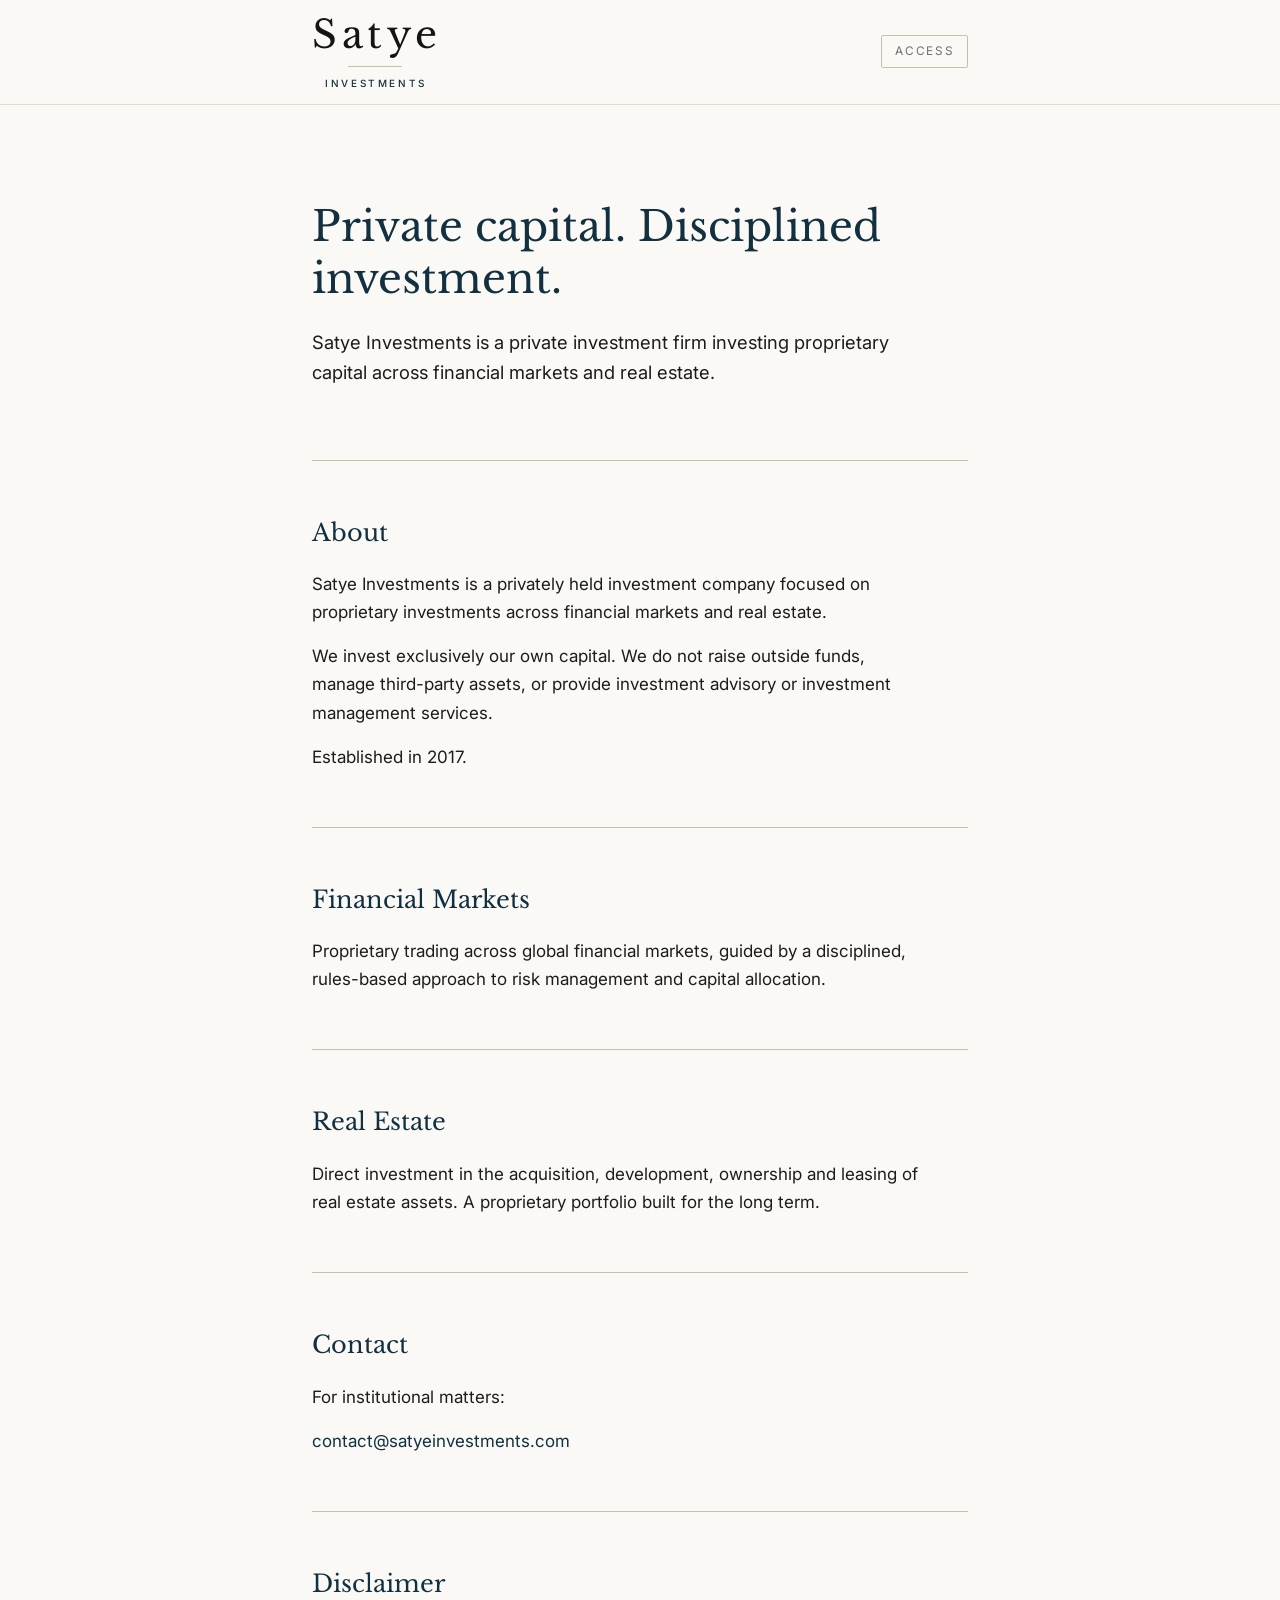
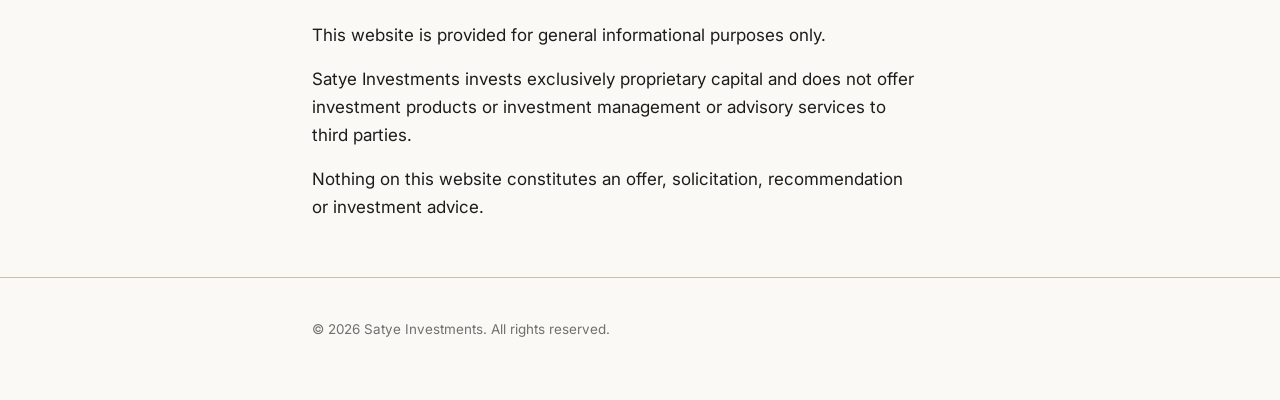
<file: index.html>
<!doctype html>
<html lang="en">
<head>
  <meta charset="utf-8">
  <meta name="viewport" content="width=device-width, initial-scale=1">
  <title>Satye Investments</title>
  <meta name="description" content="Satye Investments. Private capital. Disciplined investment. A private investment firm investing proprietary capital across financial markets and real estate.">
  <link rel="canonical" href="https://satyeinvestments.com/">
  <link rel="icon" href="favicon.svg" type="image/svg+xml">
  <link rel="preconnect" href="https://fonts.googleapis.com">
  <link rel="preconnect" href="https://fonts.gstatic.com" crossorigin>
  <link href="https://fonts.googleapis.com/css2?family=Inter:wght@400;500&family=Libre+Baskerville&display=swap" rel="stylesheet">
  <link rel="stylesheet" href="style.css">
</head>
<body>
  <a class="skip" href="#content">Skip to content</a>

  <header class="header">
    <div class="header__inner">
      <a class="logo" href="./" aria-label="Satye Investments">
        <span class="logo__name">Satye</span>
        <span class="logo__rule" aria-hidden="true"></span>
        <span class="logo__word">Investments</span>
      </a>
      <a class="access-top" href="https://painel.satyeinvestments.com/" rel="nofollow noopener">Access</a>
    </div>
  </header>

  <main id="content" class="wrap">

    <section class="hero">
      <h1 class="lead">Private capital. Disciplined investment.</h1>
      <p class="intro">Satye Investments is a private investment firm investing proprietary capital across financial markets and real estate.</p>
    </section>

    <section class="section" id="about">
      <h2>About</h2>
      <p>Satye Investments is a privately held investment company focused on proprietary investments across financial markets and real estate.</p>
      <p>We invest exclusively our own capital. We do not raise outside funds, manage third-party assets, or provide investment advisory or investment management services.</p>
      <p>Established in 2017.</p>
    </section>

    <section class="section" id="financial-markets">
      <h2>Financial Markets</h2>
      <p>Proprietary trading across global financial markets, guided by a disciplined, rules-based approach to risk management and capital allocation.</p>
    </section>

    <section class="section" id="real-estate">
      <h2>Real Estate</h2>
      <p>Direct investment in the acquisition, development, ownership and leasing of real estate assets. A proprietary portfolio built for the long term.</p>
    </section>

    <section class="section" id="contact">
      <h2>Contact</h2>
      <p>For institutional matters:</p>
      <p><a href="mailto:contact@satyeinvestments.com">contact@satyeinvestments.com</a></p>
    </section>

    <section class="section" id="disclaimer">
      <h2>Disclaimer</h2>
      <p>This website is provided for general informational purposes only.</p>
      <p>Satye Investments invests exclusively proprietary capital and does not offer investment products or investment management or advisory services to third parties.</p>
      <p>Nothing on this website constitutes an offer, solicitation, recommendation or investment advice.</p>
    </section>

  </main>

  <footer class="footer">
    <div class="wrap">
      <p>© 2026 Satye Investments. All rights reserved.</p>
    </div>
  </footer>
</body>
</html>
</file>
<file: style.css>
/* Satye Investments — folha de estilo da landing page pública
   Paleta e tipografia conforme docs/manual-de-marca.md
   Estrutura conforme docs/textos-site.md: página única, quatro blocos,
   rodapé com seletor de idioma e acesso discreto à área privada. */

:root {
  --petrol: #12303F;   /* principal */
  --sand: #C9BFA9;     /* apoio */
  --ink: #141412;      /* preto de tinta: só o nome no logotipo */
  --text: #1C1C1A;     /* grafite: texto corrido */
  --paper: #FAF9F6;    /* fundo */
  --muted: rgba(28, 28, 26, 0.62);
  --serif: "Libre Baskerville", Georgia, "Times New Roman", serif;
  --sans: "Inter", -apple-system, "Segoe UI", Helvetica, Arial, sans-serif;
  --measure: 38rem;
}

* { box-sizing: border-box; }

html { color-scheme: light; }

body {
  margin: 0;
  background: var(--paper);
  color: var(--text);
  font-family: var(--sans);
  font-size: 1.0625rem;
  line-height: 1.65;
  -webkit-font-smoothing: antialiased;
}

a { color: var(--petrol); text-decoration: none; }
a:hover, a:focus-visible { text-decoration: underline; text-underline-offset: 0.2em; }

.skip {
  position: absolute; left: -999px; top: 0;
  background: var(--petrol); color: var(--paper); padding: .5rem 1rem;
}
.skip:focus { left: 1rem; top: 1rem; z-index: 10; }

.wrap { max-width: 44rem; margin: 0 auto; padding: 0 1.5rem; }

/* ---------- Logotipo tipográfico ----------
   Três elementos empilhados e centralizados:
   nome (Libre Baskerville 400, preto de tinta), filete (areia, 1px,
   largura ~1,4× a altura do nome) e descritor (Inter, caixa alta, azul-petróleo).
   O tamanho do conjunto é controlado pelo font-size de .logo. */

.logo {
  display: inline-flex; flex-direction: column; align-items: center;
  line-height: 1; font-size: 2.4rem; margin: 0; font-weight: 400;
}
.logo:hover { text-decoration: none; }
.logo__name {
  font-family: var(--serif); font-weight: 400; font-size: 1em;
  color: var(--ink); letter-spacing: .12em; margin-right: -.12em; /* compensa o espaçamento final */
}
.logo__rule { display: block; width: 1.4em; height: 1px; background: var(--sand); margin: .3em 0 .28em; }
.logo__word {
  font-family: var(--sans); font-weight: 500; font-size: .26em;
  letter-spacing: .26em; margin-right: -.26em; color: var(--petrol); text-transform: uppercase;
}
/* Versão em corpo grande: espaçamentos de 0,13em e 0,34em */
.logo--large { font-size: clamp(2.8rem, 6vw, 3.6rem); }
.logo--large .logo__name { letter-spacing: .13em; margin-right: -.13em; }
.logo--large .logo__word { letter-spacing: .34em; margin-right: -.34em; }

/* ---------- Cabeçalho fixo ---------- */

.header {
  position: sticky; top: 0; z-index: 5;
  background: rgba(250, 249, 246, 0.94);
  backdrop-filter: blur(6px);
  border-bottom: 1px solid rgba(201, 191, 169, 0.5);
}
.header__inner {
  max-width: 44rem; margin: 0 auto; padding: 1rem 1.5rem;
  display: flex; align-items: center; justify-content: space-between; gap: 1rem;
}
.lang {
  font-size: .78rem; letter-spacing: .12em; text-transform: uppercase;
  color: var(--muted); border: 1px solid var(--sand); padding: .35rem .7rem; border-radius: 2px;
}
.lang:hover { color: var(--petrol); border-color: var(--petrol); text-decoration: none; }
.access-top {
  font-size: .74rem; letter-spacing: .14em; text-transform: uppercase;
  color: var(--muted); border: 1px solid var(--sand); padding: .35rem .8rem; border-radius: 2px;
}
.access-top:hover { color: var(--petrol); border-color: var(--petrol); text-decoration: none; }

/* ---------- Abertura ---------- */

.hero { padding: 6rem 0 4.5rem; }
.hero .lead {
  font-family: var(--serif); font-weight: 400; color: var(--petrol);
  font-size: clamp(1.8rem, 4vw, 2.6rem); line-height: 1.25;
  max-width: var(--measure); margin: 0 0 1.4rem;
}
.hero .intro { max-width: var(--measure); margin: 0; font-size: 1.15rem; }

/* ---------- Blocos ---------- */

.section { padding: 3.5rem 0; border-top: 1px solid var(--sand); }
.section h2 {
  font-family: var(--serif); font-weight: 400; color: var(--petrol);
  font-size: 1.5rem; line-height: 1.3; margin: 0 0 1.4rem;
}
.section p { max-width: var(--measure); margin: 0 0 1rem; }
.section p:last-child { margin-bottom: 0; }

.grid { display: grid; gap: 2rem 3rem; grid-template-columns: repeat(auto-fit, minmax(16rem, 1fr)); }
.grid h3 {
  font-family: var(--serif); font-weight: 400; color: var(--petrol);
  font-size: 1.15rem; margin: 0 0 .6rem;
}
.grid p { margin: 0; }

/* ---------- Rodapé ---------- */

.footer { border-top: 1px solid var(--sand); padding: 2.5rem 0 3rem; color: var(--muted); font-size: .84rem; }
.footer p { margin: 0 0 .7rem; }
.footer .legal { margin-top: 1.2rem; }
.footer__nav { display: flex; justify-content: space-between; align-items: baseline; gap: 1.5rem; }
.footer__nav p { margin: 0; }
.footer__nav .current { color: var(--text); }
.footer__nav .access { color: var(--muted); }
.footer__nav .access:hover { color: var(--petrol); }
</file>
